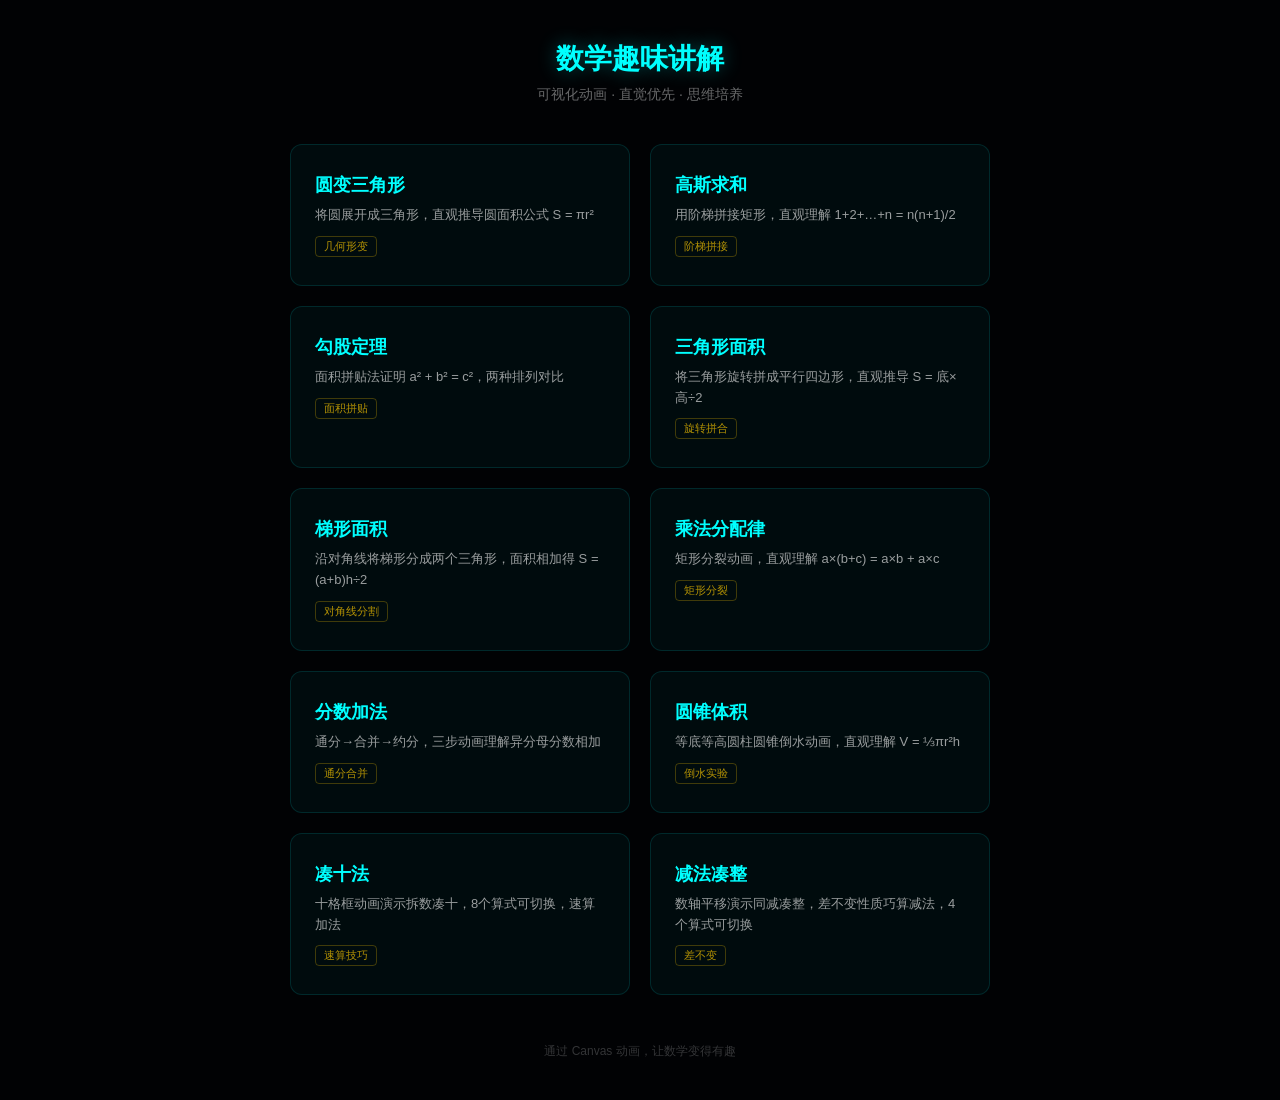
<file: index.html>
<!DOCTYPE html>
<html lang="zh-CN">
<head>
<meta charset="UTF-8">
<meta name="viewport" content="width=device-width, initial-scale=1.0">
<title>数学趣味讲解</title>
<style>
  * { margin: 0; padding: 0; box-sizing: border-box; }
  body {
    background: #010204;
    color: #c0c8d4;
    font-family: -apple-system, 'PingFang SC', 'Microsoft YaHei', sans-serif;
    min-height: 100vh;
    display: flex;
    flex-direction: column;
    align-items: center;
    justify-content: center;
    padding: 40px 20px;
  }
  h1 {
    font-size: 28px;
    color: #00ffff;
    text-shadow: 0 0 20px rgba(0,255,255,0.3);
    margin-bottom: 8px;
  }
  .subtitle {
    font-size: 14px;
    color: rgba(255,255,255,0.4);
    margin-bottom: 40px;
  }
  .grid {
    display: flex;
    flex-wrap: wrap;
    gap: 20px;
    justify-content: center;
    max-width: 800px;
  }
  .card {
    background: rgba(0,255,255,0.04);
    border: 1px solid rgba(0,255,255,0.12);
    border-radius: 12px;
    padding: 28px 24px;
    width: 340px;
    text-decoration: none;
    color: inherit;
    transition: border-color 0.2s, background 0.2s, transform 0.15s;
  }
  .card:hover {
    border-color: rgba(0,255,255,0.4);
    background: rgba(0,255,255,0.07);
    transform: translateY(-2px);
  }
  .card h2 {
    font-size: 18px;
    color: #00ffff;
    margin-bottom: 8px;
  }
  .card p {
    font-size: 13px;
    line-height: 1.6;
    color: rgba(255,255,255,0.6);
  }
  .card .tag {
    display: inline-block;
    margin-top: 10px;
    font-size: 11px;
    color: rgba(255,204,0,0.7);
    border: 1px solid rgba(255,204,0,0.25);
    border-radius: 4px;
    padding: 2px 8px;
  }
  footer {
    margin-top: 48px;
    font-size: 12px;
    color: rgba(255,255,255,0.2);
  }
</style>
</head>
<body>
  <h1>数学趣味讲解</h1>
  <p class="subtitle">可视化动画 &middot; 直觉优先 &middot; 思维培养</p>
  <div class="grid">
    <a class="card" href="circle_to_triangle/">
      <h2>圆变三角形</h2>
      <p>将圆展开成三角形，直观推导圆面积公式 S = πr²</p>
      <span class="tag">几何形变</span>
    </a>
    <a class="card" href="gauss_sum/">
      <h2>高斯求和</h2>
      <p>用阶梯拼接矩形，直观理解 1+2+…+n = n(n+1)/2</p>
      <span class="tag">阶梯拼接</span>
    </a>
    <a class="card" href="pythagoras/">
      <h2>勾股定理</h2>
      <p>面积拼贴法证明 a² + b² = c²，两种排列对比</p>
      <span class="tag">面积拼贴</span>
    </a>
    <a class="card" href="triangle_area/">
      <h2>三角形面积</h2>
      <p>将三角形旋转拼成平行四边形，直观推导 S = 底×高÷2</p>
      <span class="tag">旋转拼合</span>
    </a>
    <a class="card" href="trapezoid_area/">
      <h2>梯形面积</h2>
      <p>沿对角线将梯形分成两个三角形，面积相加得 S = (a+b)h÷2</p>
      <span class="tag">对角线分割</span>
    </a>
    <a class="card" href="distributive_law/">
      <h2>乘法分配律</h2>
      <p>矩形分裂动画，直观理解 a×(b+c) = a×b + a×c</p>
      <span class="tag">矩形分裂</span>
    </a>
    <a class="card" href="fraction_add/">
      <h2>分数加法</h2>
      <p>通分→合并→约分，三步动画理解异分母分数相加</p>
      <span class="tag">通分合并</span>
    </a>
    <a class="card" href="cone_volume/">
      <h2>圆锥体积</h2>
      <p>等底等高圆柱圆锥倒水动画，直观理解 V = ⅓πr²h</p>
      <span class="tag">倒水实验</span>
    </a>
    <a class="card" href="make_ten/">
      <h2>凑十法</h2>
      <p>十格框动画演示拆数凑十，8个算式可切换，速算加法</p>
      <span class="tag">速算技巧</span>
    </a>
    <a class="card" href="subtract_rounding/">
      <h2>减法凑整</h2>
      <p>数轴平移演示同减凑整，差不变性质巧算减法，4个算式可切换</p>
      <span class="tag">差不变</span>
    </a>
  </div>
  <footer>通过 Canvas 动画，让数学变得有趣</footer>
</body>
</html>
</file>
